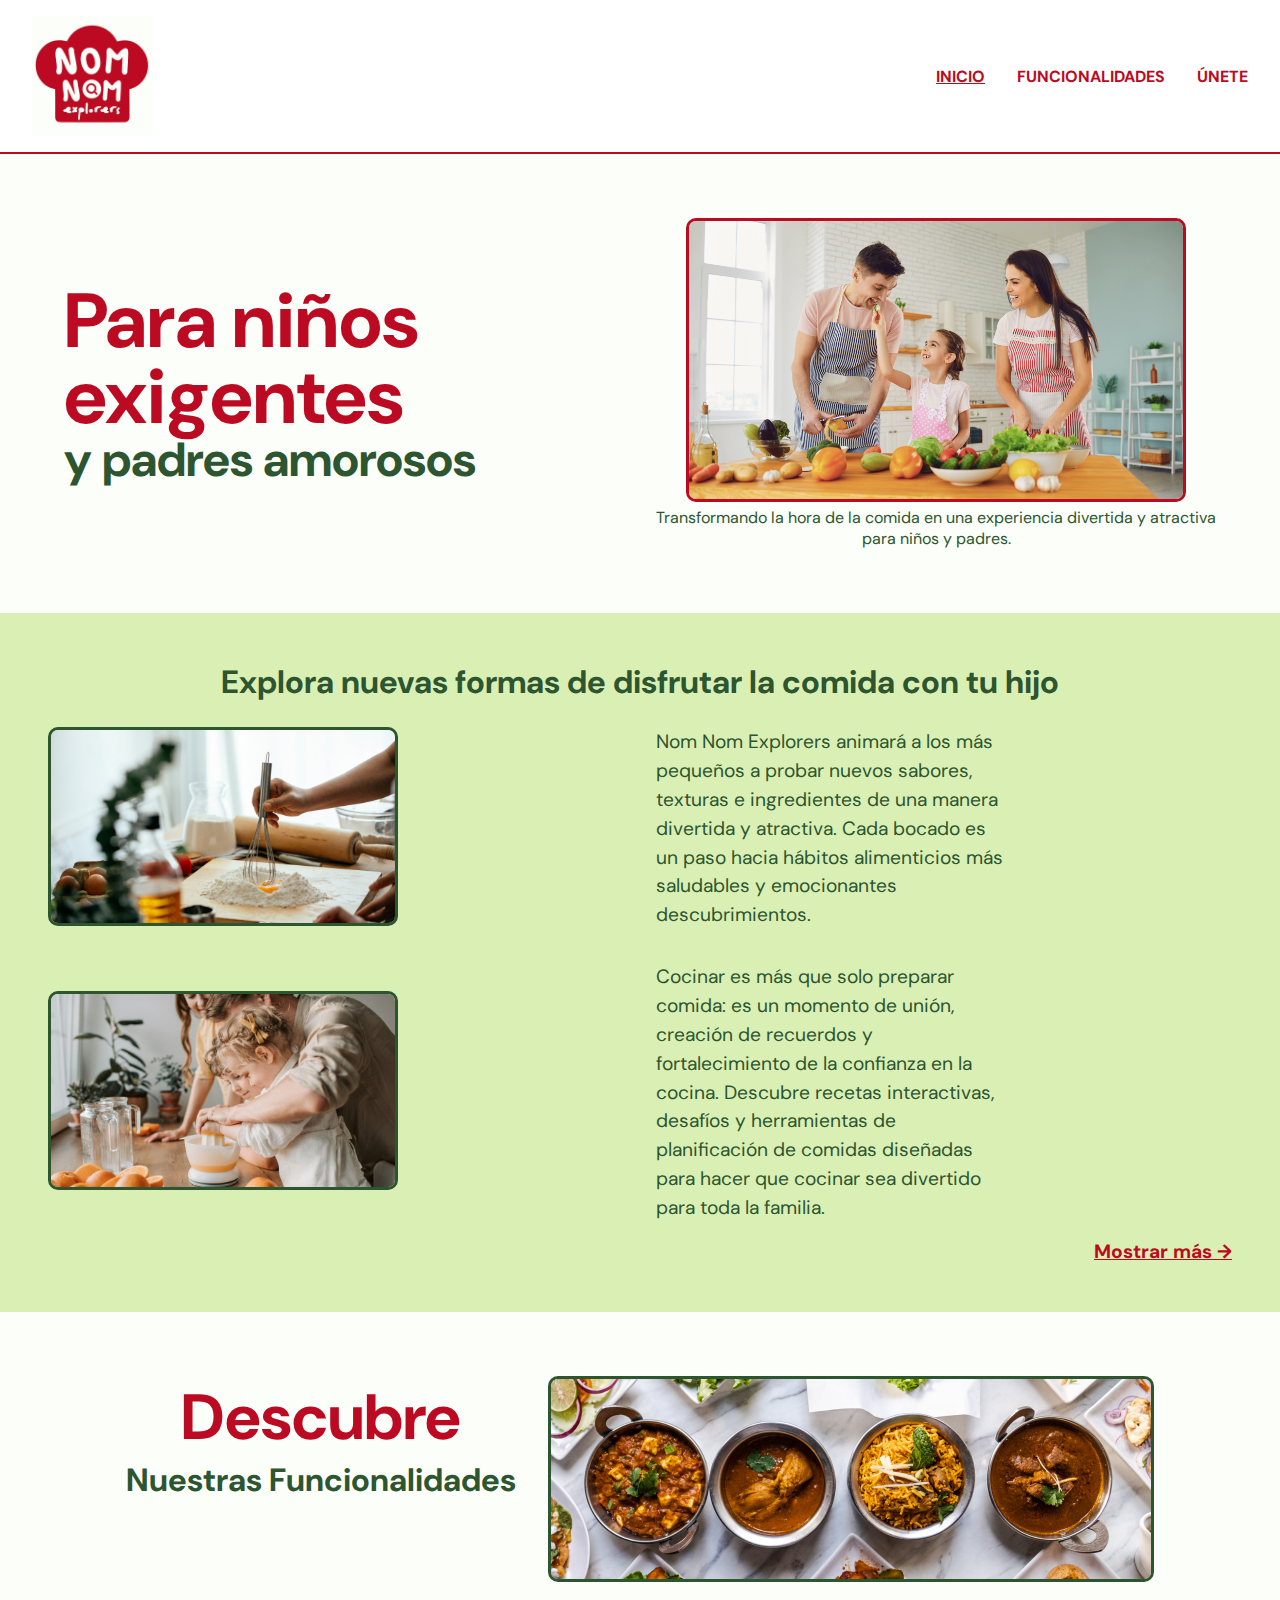
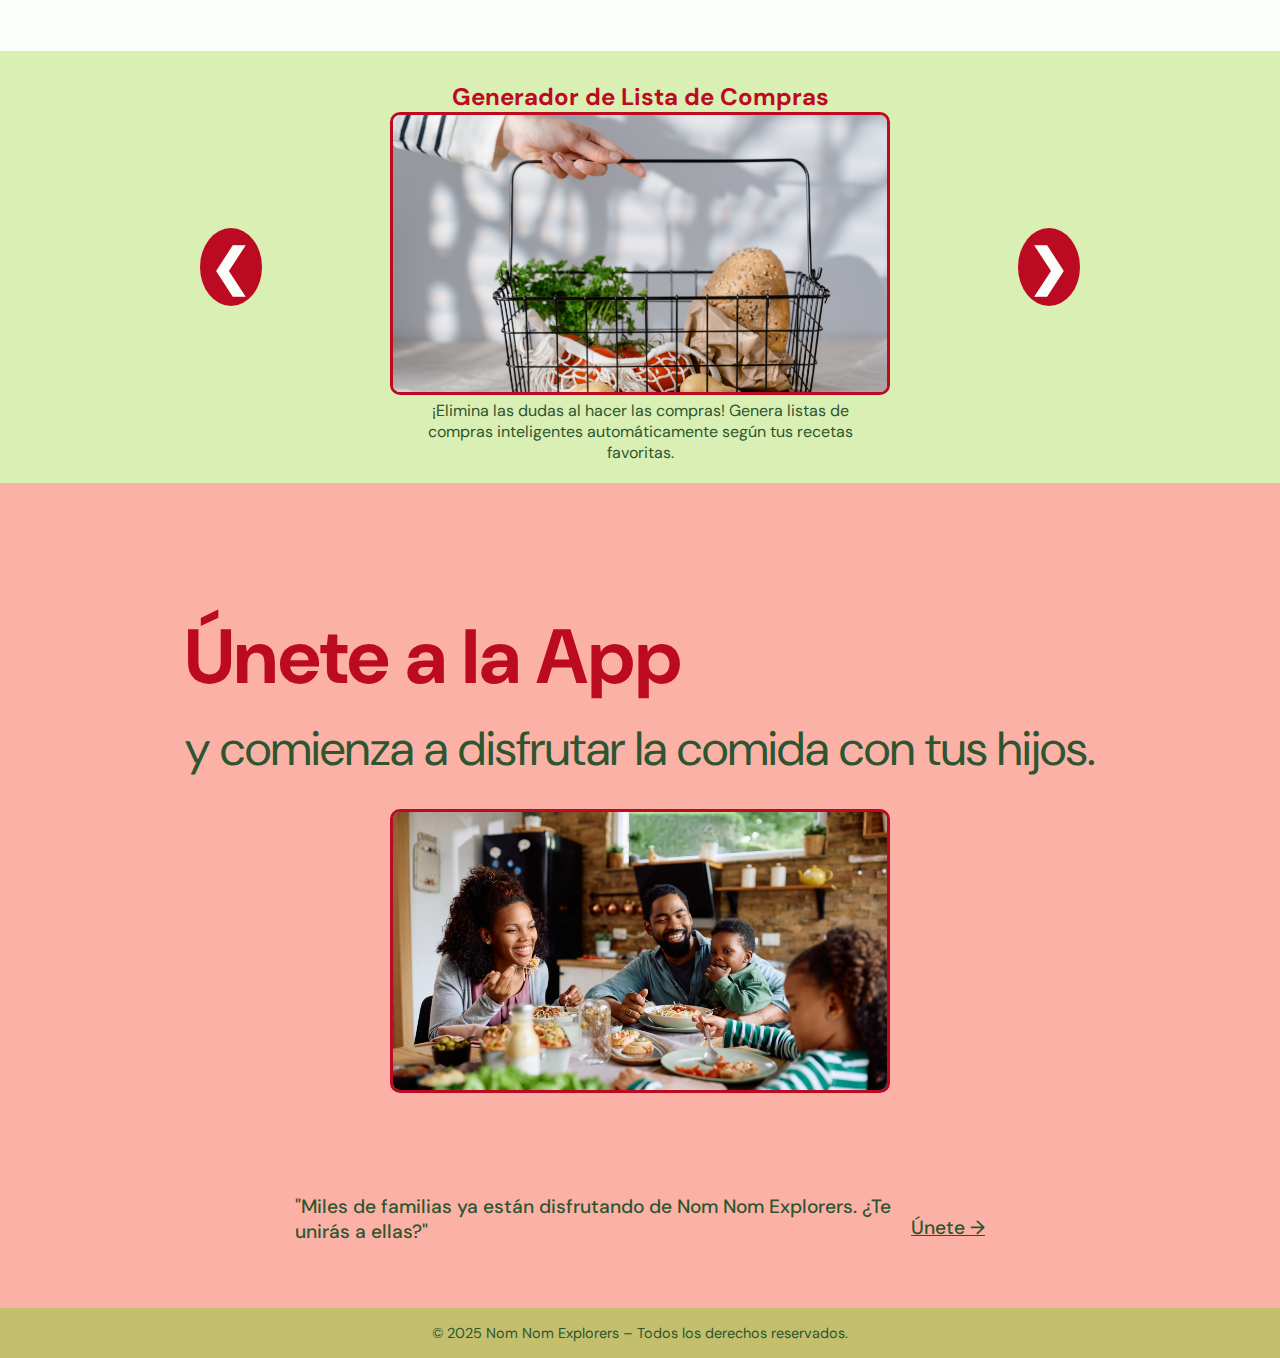
<file: index.html>
<!DOCTYPE html>
<html lang="es">
<head>
    <meta charset="UTF-8">
    <meta name="viewport" content="width=device-width, initial-scale=1.0">
    <link rel="preconnect" href="https://fonts.googleapis.com">
    <link rel="preconnect" href="https://fonts.gstatic.com" crossorigin>
    <link href="https://fonts.googleapis.com/css2?family=DM+Sans:ital,opsz,wght@0,9..40,100..1000;1,9..40,100..1000&display=swap" rel="stylesheet">
    <title>Nom Nom Explorers</title>
    <link rel="stylesheet" href="nomNomLanding.css">
    <script defer src="nomNomLanding.js"></script>
    <link rel="icon" type="image/png" href="img/Logo4.png">
</head>

<body>
    <!-- Botón flotante para volver arriba -->
    <button id="scrollToTop" class="scroll-to-top">↑</button>

    <!-- Barra de navegación -->
    <header class="navbar">
        <img src="img/Logo3.png" alt="Logo de Nom Nom Explorers" class="logo">
        <nav>
            <ul id="menu">
                <li><a href="#home" class="active">INICIO</a></li>
                <li><a href="#features">FUNCIONALIDADES</a></li>
                <li><a href="#join">ÚNETE</a></li>
            </ul>
        </nav>
        <div class="menu-icon" onclick="toggleMenu()">☰</div>
    </header>

    <!-- Sección Hero -->
    <section id="home" class="hero">
        <div class="hero-text">
            <h1>Para niños exigentes <span>y padres amorosos</span></h1>
        </div>
        <div class="hero-image">
            <img src="img/Food1.png" alt="Familia cocinando junta">
            <p>Transformando la hora de la comida en una experiencia divertida y atractiva para niños y padres.</p>
        </div>
    </section>

    <!-- Sección Mostrar Más -->
    <section class="show-more">
        <div class="text-box1">
            <h2>Explora nuevas formas de disfrutar la comida con tu hijo</h2>
        </div>
        <div class="show-more-content">
            <div class="text-box">
                <img src="img/Food6.png" alt="Niño cocinando">
            </div>
            <div class="text-box">
                <p>Nom Nom Explorers animará a los más pequeños a probar nuevos sabores, texturas e ingredientes de una manera divertida y atractiva. Cada bocado es un paso hacia hábitos alimenticios más saludables y emocionantes descubrimientos.</p>
            </div>
            <div class="text-box">
                <img src="img/Food5.png" alt="Niño cocinando">
            </div>
            <div class="text-box">
                <p>Cocinar es más que solo preparar comida: es un momento de unión, creación de recuerdos y fortalecimiento de la confianza en la cocina. Descubre recetas interactivas, desafíos y herramientas de planificación de comidas diseñadas para hacer que cocinar sea divertido para toda la familia.</p>
            </div>
        </div>
        <!-- Botón para cuando el proyecto esté listo -->
        <div class="text-box2">
            <p>Mostrar más → </p>
        </div>
    </section>

    <!-- Sección Funcionalidades -->
    <section id="features" class="features">
        <div class="features-title">
            <h2>Descubre <span>Nuestras Funcionalidades</span></h2> 
            <div class="features-box">
                <img src="img/FoodHeader.png" alt="Características de la App">
            </div>             
        </div>
        
        <!-- Contenedor del Carrusel -->
        <section class="carousel-background"> 
            <div class="carousel-container">
                <button class="prev-btn">❮</button>
                <div class="carousel">
                    <div class="carousel-item">
                        <h3>Generador de Lista de Compras</h3>
                        <img src="img/Food7.png" alt="Función de Lista de Compras">
                        <p>¡Elimina las dudas al hacer las compras! Genera listas de compras inteligentes automáticamente según tus recetas favoritas.</p>
                    </div>
                    <div class="carousel-item">
                        <h3>Generador de Menú Semanal</h3>
                        <img src="img/Food8.png" alt="Función de Menú Semanal">
                        <p>¡Planifica tus comidas sin esfuerzo! Obtén un menú semanal equilibrado y delicioso adaptado a las necesidades de tu familia.</p>
                    </div>
                    <div class="carousel-item">
                        <h3>Sous Chef - Asistente IA</h3>
                        <img src="img/Food2.png" alt="Asistente de Cocina IA">
                        <p>Recibe orientación paso a paso mientras cocinas, haciendo que la preparación de comidas sea sencilla y sin estrés.</p>
                    </div>
                    <div class="carousel-item">
                        <h3>Mapa de Exploración de Comida</h3>
                        <img src="img/Food9.png" alt="Mapa de Comida Global">
                        <p>Descubre cocinas de todo el mundo, ingredientes únicos y recetas divertidas.</p>
                    </div>
                    <div class="carousel-item">
                        <h3>Desafíos para Niños</h3>
                        <img src="img/Food11.png" alt="Desafíos de Comida para Niños">
                        <p>¡Haz que la hora de la comida sea divertida con desafíos interactivos! Desde búsqueda de colores en los alimentos hasta juegos de descubrimiento de ingredientes.</p>
                    </div>
                    <div class="carousel-item">
                        <h3>Opciones Saludables</h3>
                        <img src="img/Food14.png" alt="Opciones Saludables">
                        <p>¡Nutritivo, delicioso y fácil! Obtén ideas de comidas adaptadas a tu familia, asegurando una dieta balanceada y sabrosa.</p>
                    </div>
                    <div class="carousel-item">
                        <h3>Recetas para Alergias</h3>
                        <img src="img/Food12.png" alt="Recetas para Alergias">
                        <p>¡Seguro y delicioso! Encuentra recetas y planes de comidas adecuados para alergias alimentarias.</p>
                    </div>
                </div>
                <button class="next-btn">❯</button>
            </div>
        </section>
    </section>

    <!-- Sección Únete -->
    <section id="join" class="join-app">
        <div class="join-title">
            <div>
                <h2>Únete a la App</h2> 
                <p>y comienza a disfrutar la comida con tus hijos.</p>
            </div>
            <div class="join-box">
                <img src="img/Food19.png" alt="Plato Saludable">
            </div> 
        </div>
        <div class="join-call">
            <p>"Miles de familias ya están disfrutando de Nom Nom Explorers. ¿Te unirás a ellas?"</p>
            <!-- Botón para cuando el proyecto esté listo -->
            <div class="text-box2">
                <p>Únete → </p>
            </div>
        </div>
    </section>

    <footer>
        <p>© 2025 Nom Nom Explorers – Todos los derechos reservados.</p>
    </footer>
</body>
</html>
<script defer src="nomNomLanding.js"></script>
</file>
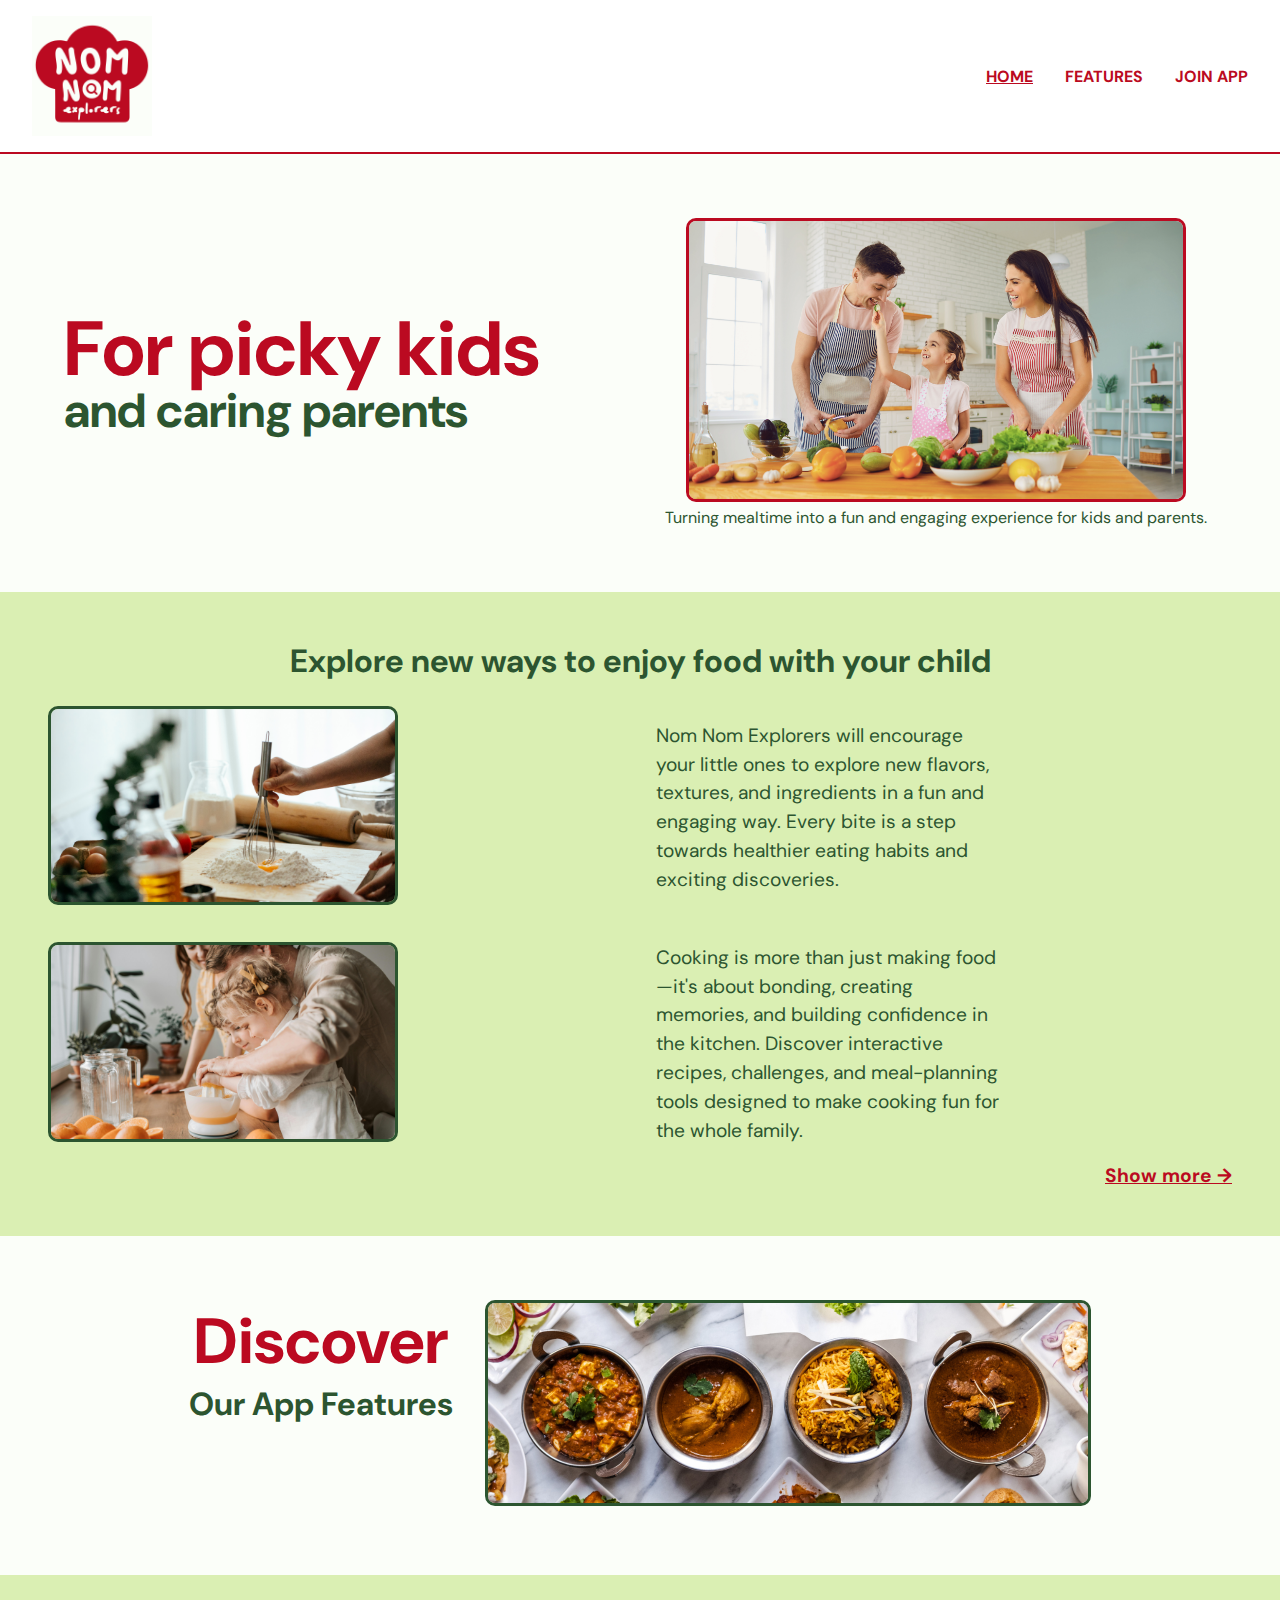
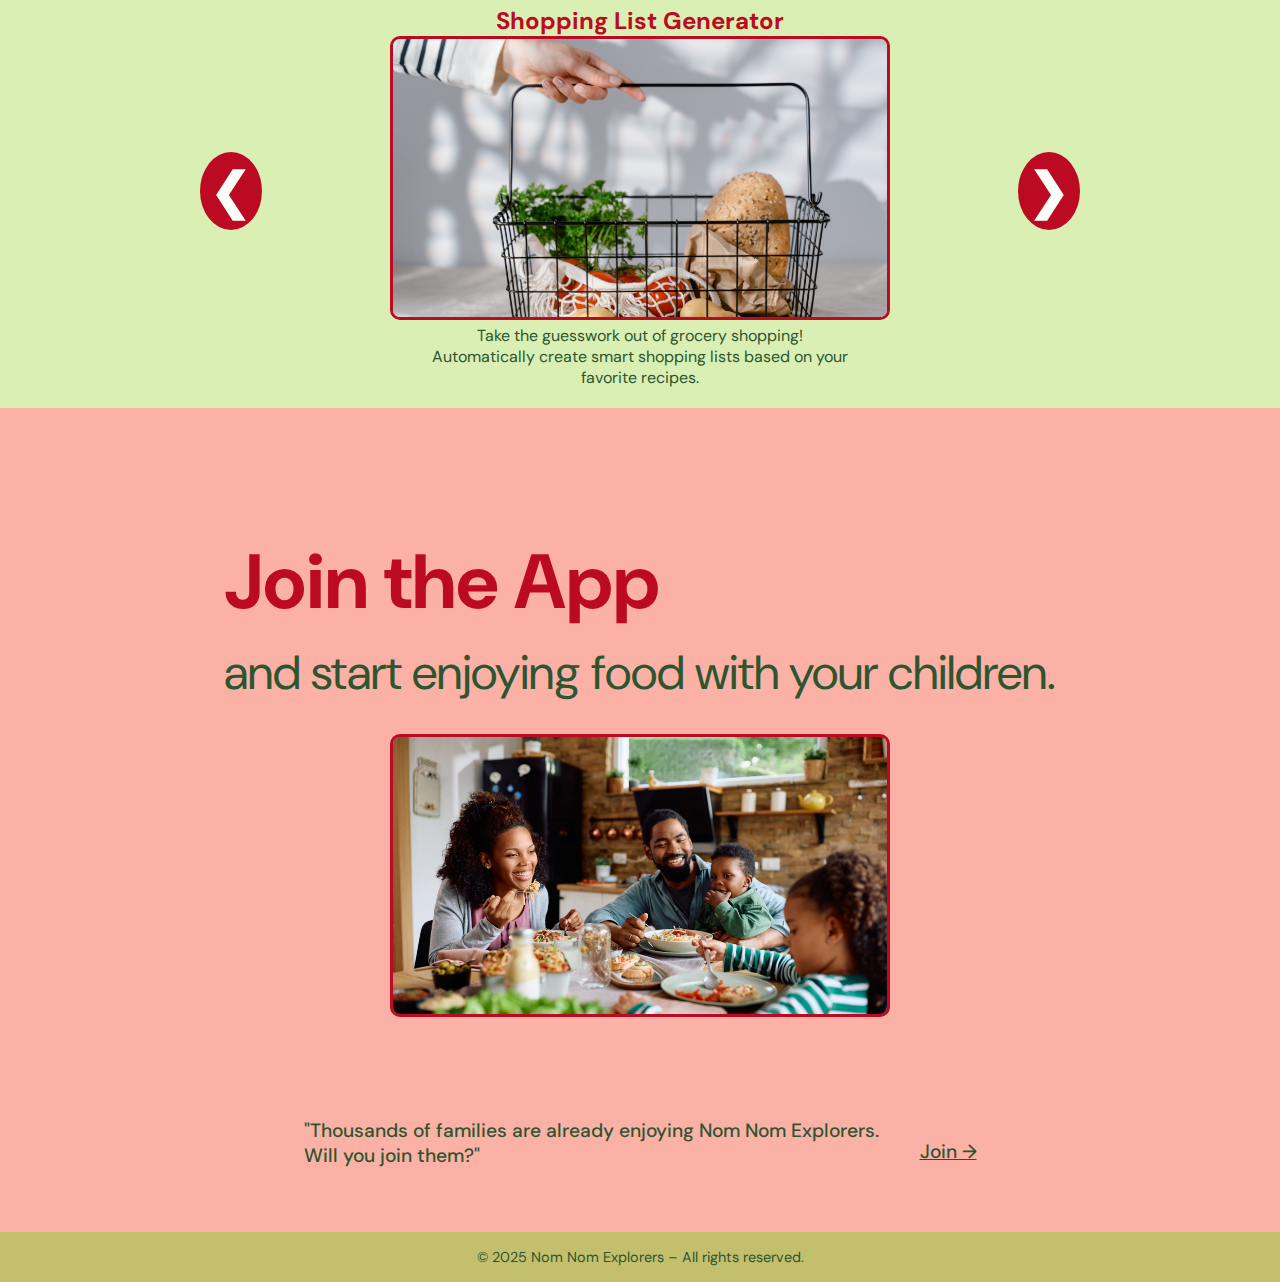
<file: nomNomLanding.html>
<!DOCTYPE html>
<html lang="en">
<head>
    <meta charset="UTF-8">
    <meta name="viewport" content="width=device-width, initial-scale=1.0">
    <link rel="preconnect" href="https://fonts.googleapis.com">
    <link rel="preconnect" href="https://fonts.gstatic.com" crossorigin>
    <link href="https://fonts.googleapis.com/css2?family=DM+Sans:ital,opsz,wght@0,9..40,100..1000;1,9..40,100..1000&display=swap" rel="stylesheet">
    <title>Nom Nom Explorers</title>
    <link rel="stylesheet" href="nomNomLanding.css">
    <script defer src="nomNomLanding.js"></script>
    <link rel="icon" type="image/png" href="img/Logo4.png">
</head>

<body>
    <!-- Floating Scroll to Top Button -->
    <button id="scrollToTop" class="scroll-to-top">↑</button>

    <!-- Navbar -->
    <header class="navbar">
        <img src="img/Logo3.png" alt="Nom Nom Explorers Logo" class="logo">
        <nav>
            <ul id="menu">
                <li><a href="#home" class="active">HOME</a></li>
                <li><a href="#features">FEATURES</a></li>
                <li><a href="#join">JOIN APP</a></li>
            </ul>
        </nav>
        <div class="menu-icon" onclick="toggleMenu()">☰</div>
    </header>

    <!-- Hero Section -->
    <section id="home" class="hero">
        <div class="hero-text">
            <h1>For picky kids <span>and caring parents</span></h1>
        </div>
        <div class="hero-image">
            <img src="img/Food1.png" alt="Family cooking together">
            <p>Turning mealtime into a fun and engaging experience for kids and parents.</p>
        </div>
    </section>

    <!-- Show More Section -->
    <section class="show-more">
        <div class="text-box1">
            <h2>Explore new ways to enjoy food with your child</h2>
        </div>
        <div class="show-more-content">
            <div class="text-box">
                <img src="img/Food6.png" alt="Kid cooking">
            </div>
            <div class="text-box">
                <p>Nom Nom Explorers will encourage your little ones to explore new flavors, textures, and ingredients in a fun and engaging way. Every bite is a step towards healthier eating habits and exciting discoveries.</p>
            </div>
            <div class="text-box">
                <img src="img/Food5.png" alt="Kid cooking">
            </div>
            <div class="text-box">
                <p>Cooking is more than just making food—it's about bonding, creating memories, and building confidence in the kitchen. Discover interactive recipes, challenges, and meal-planning tools designed to make cooking fun for the whole family.</p>
            </div>
        </div>
        <!--Boton para cuando el proyecto este hecho-->
        <div class="text-box2">
            <p>Show more → </p>
        </div>
    </section>

    <!-- Features Section -->
    <section id="features" class="features">
        <div class="features-title">
            <h2>Discover <span>Our App Features</span></h2> 
            <div class="features-box">
                <img src="img/FoodHeader.png" alt="App Features">
            </div>             
        </div>
        
        <!-- Carousel Container -->
        <section class="carousel-background"> 
            <div class="carousel-container">
                <button class="prev-btn">❮</button>
                <div class="carousel">
                    <div class="carousel-item">
                        <h3>Shopping List Generator</h3>
                        <img src="img/Food7.png" alt="Shopping List Feature">
                        <p>Take the guesswork out of grocery shopping! Automatically create smart shopping lists based on your favorite recipes.</p>
                    </div>
                    <div class="carousel-item">
                        <h3>Weekly Menu Generator</h3>
                        <img src="img/Food8.png" alt="Weekly Menu Feature">
                        <p>Plan your meals effortlessly! Get a balanced and delicious weekly menu tailored to your family's needs.</p>
                    </div>
                    <div class="carousel-item">
                        <h3>Sous Chef - AI Helper</h3>
                        <img src="img/Food2.png" alt="AI Cooking Assistant">
                        <p>Receive step-by-step guidance while cooking, making meal preparation smooth and stress-free.</p>
                    </div>
                    <div class="carousel-item">
                        <h3>Food Explorer Map</h3>
                        <img src="img/Food9.png" alt="Global Food Map">
                        <p>Discover global cuisines, unique ingredients, and fun new recipes from around the world.</p>
                    </div>
                    <div class="carousel-item">
                        <h3>Challenges for kids</h3>
                        <img src="img/Food11.png" alt="Global Food Map">
                        <p>Make mealtime fun with interactive challenges! From color-based food hunts to ingredient discovery games, encourage kids to try new foods while having a blast.</p>
                    </div>
                    <div class="carousel-item">
                        <h3>Healthy options</h3>
                        <img src="img/Food14.png" alt="Global Food Map">
                        <p>Nutritious, delicious, and easy! Get meal ideas tailored to your family's needs, ensuring a well-balanced diet that’s both wholesome and tasty.</p>
                    </div>
                    <div class="carousel-item">
                        <h3>Allergies Sensitive</h3>
                        <img src="img/Food12.png" alt="Global Food Map">
                        <p>Safe and scrumptious! Find allergy-friendly recipes and meal plans that cater to dietary restrictions, so everyone can enjoy food without worries.</p>
                    </div>
                </div>
                <button class="next-btn">❯</button>
            </div>
        </section>
    </section>

    <!-- Join App Section -->
    <section id="join" class="join-app">
        <div class="join-title">
            <div>
                <h2>Join the App </h2> 
                <p>and start enjoying food with your children.</p>
            </div>
            <div class="join-box">
                <img src="img/Food19.png" alt="Healthy Dish">
            </div> 
        </div>
        <div class="join-call">
            <p>"Thousands of families are already enjoying Nom Nom Explorers. Will you join them?"</p>
            <!--Boton para cuando el proyecto este hecho-->
            <div class="text-box2">
                <p>Join → </p>
            </div>
        </div>
    </section>

    <footer>
        <p>© 2025 Nom Nom Explorers – All rights reserved.</p>
    </footer>
</body>
</html>
<script defer src="nomNomLanding.js"></script>
</file>
<file: nomNomLanding.css>
/* Definición de Variables FONT*/
:root {
    --font-weight: 400; /* Puedes cambiar entre 100 y 1000 */
}

/* Clase Genérica para DM Sans */
.dm-sans {
    font-family: "DM Sans", sans-serif;
    font-optical-sizing: auto;
    font-weight: var(--font-weight);
    font-style: normal;
}

.dm-sans-light {
    --font-weight: 300;
}

.dm-sans-regular {
    --font-weight: 400;
}

.dm-sans-bold {
    --font-weight: 700;
}

.h1{
    --font-weight:700;
}

/* Definición de Variables COLORES */

:root {
    /* Paleta de colores principal */
    --primary-color: #bb0a21;   /* Rojo oscuro */
    --secondary-color: #2c5530; /* Verde oscuro */
    --accent-light: #daefb3;    /* Verde claro */
    --accent-pink: #fcb1a6;     /* Rosa pastel */
    --muted-gold: #c3bf6d;      /* Dorado apagado */

    /* Colores complementarios */
    --dark-burgundy: #8a0718;   /* Rojo vino profundo */
    --soft-olive: #6b8e23;      /* Verde oliva */
    --warm-beige: #f5e0c3;      /* Beige cálido */
    --soft-gray: #eaeaea;       /* Gris claro */
    --deep-brown: #5a3e2b;      /* Marrón oscuro */

    /* Colores de texto */
    --text-primary: var(--secondary-color);  /* Verde oscuro */
    --text-secondary: var(--primary-color);  /* Rojo oscuro */
    --text-muted: #6b6b6b;                   /* Gris oscuro */

    /* Colores de fondo */
    --background-light: #fbfef9;    /* Fondo claro */
    --background-dark: var(--secondary-color); /* Fondo oscuro */
    --background-accent: var(--accent-pink);   /* Fondo de secciones destacadas */

    /* Colores de bordes */
    --border-color: var(--muted-gold); /* Color de bordes */

    /* Colores de botones */
    --button-primary-bg: var(--primary-color);
    --button-primary-text: white;
    --button-secondary-bg: var(--secondary-color);
    --button-secondary-text: var(--accent-light);
}

/* Reset */
* {
    margin: 0;
    padding: 0;
    box-sizing: border-box;
}

/* Botón flotante "Volver Arriba" */
.scroll-to-top {
    position: fixed;
    bottom: 20px;
    right: 20px;
    width: 50px;
    height: 50px;
    background-color: var(--primary-color);
    color: white;
    border: none;
    border-radius: 50%;
    font-size: 24px;
    font-weight: bold;
    cursor: pointer;
    box-shadow: 0px 4px 6px rgba(0, 0, 0, 0.1);
    display: none; /* Oculto por defecto */
    justify-content: center;
    align-items: center;
    transition: opacity 0.3s ease, transform 0.3s ease;
}

/* Efecto al pasar el mouse */
.scroll-to-top:hover {
    background-color: var(--accent-pink);
    transform: scale(1.1);
}


/* Global Styles */
body {
    font-family: "DM Sans", sans-serif;
    background-color: var(--background-light);
    color: var(--text-primary);
}

/* Navbar */
.navbar {
    display: flex;
    justify-content: space-between;
    align-items: center;
    padding: 1rem 2rem;
    background: white;
    border-bottom: 2px solid var(--primary-color);
    position: relative;
}

/* Logo */
.logo {
    width: 120px;
}

/* Navigation Menu */
nav {
    flex-grow: 1;
}

nav ul {
    list-style: none;
    display: flex;
    gap: 2rem;
    justify-content: flex-end;
    margin: 0;
    padding: 0;
}

nav ul li a {
    text-decoration: none;
    font-weight: bold;
    color: var(--primary-color);
    text-transform: uppercase;
}

nav ul li a.active,
nav ul li a:hover {
    text-decoration: underline;
}

/* Hamburger Menu (Hidden by Default) */
.menu-icon {
    font-size: 1.8rem;
    display: none;
    cursor: pointer;
}

/* Mobile Styles */
@media screen and (max-width: 768px) {
    .navbar {
        flex-direction: row;
        align-items: center;
    }

    /* Show Hamburger Icon */
    .menu-icon {
        display: block;
    }

    /* Hide Nav Menu Initially */
    nav ul {
        display: none;
        flex-direction: column;
        position: absolute;
        top: 100%;
        right: 0;
        width: 100%;
        background: white;
        padding: 1rem;
        border-top: 2px solid var(--primary-color);
    }

    /* Show Menu When Active */
    nav ul.show {
        display: flex;
    }

    /* Make menu items take full width */
    nav ul li {
        text-align: center;
        padding: 10px 0;
    }
}

/* Hero Section */
.hero {
    display: flex;
    justify-content: space-between;
    align-items: center;
    padding: 4rem;
    gap: 2rem; /* Add spacing between text and image */
}

/* Hero Text */
.hero-text {
    flex: 1; /* Allow text to take up available space */
    text-align: left;
}

/* Make headings responsive using clamp() */
.hero-text h1 {
    font-size: clamp(2.5rem, 6vw, 6rem); /* Scales between 2.5rem and 6rem */
    color: var(--primary-color);
    line-height: 1;
}

.hero-text h1 span {
    font-size: clamp(1.5rem, 4vw, 3rem);
    color: var(--text-primary);
    line-height: 1;
    display: block;
}

/* Hero Image */
.hero-image {
    flex: 1;
    text-align: center; /* Center the image */
}

.hero-image img {
    width: 100%;
    max-width: 500px; /* Prevents excessive stretching */
    border: 3px solid var(--primary-color);
    border-radius: 10px;
}

/* Responsive Adjustments */
@media screen and (max-width: 768px) {
    .hero {
        flex-direction: column; /* Stack items vertically */
        text-align: center;
        padding: 2rem;
    }

    .hero-text {
        text-align: center;
    }

    .hero-image img {
        max-width: 80%; /* Adjust image size for smaller screens */
    }
}


/* Show More Section */
.show-more {
    background-color: var(--accent-light);
    padding: 3rem;
    text-align: center;
}

.show-more h2 {
    color: var(--text-primary);
    font-size: clamp(1.5rem, 4vw, 2rem); /* Responsive font size */
    font-weight: bold;
    margin-bottom: 1.5rem;
}

/* Show More Content Grid */
.show-more-content {
    display: grid;
    grid-template-columns: repeat(2, 1fr); /* Two columns by default */
    gap: 2rem;
    justify-content: center;
    align-items: center;
}

/* Adjust the text boxes */
.text-box {
    max-width: 350px;
    text-align: left;
}

.text-box img {
    width: 100%;
    border-radius: 10px;
    border: 3px solid var(--text-primary);
}

.text-box p {
    color: var(--text-primary);
    font-size: clamp(1rem, 2vw, 1.2rem); /* Responsive text */
    line-height: 1.5;
}

/* Button/Text Box for "Show More" */
.text-box2 {
    max-width: 100%;
    text-align: right;
    margin-top: 1rem;
    font-weight: bold;
}

/* Responsive Adjustments */
@media screen and (max-width: 768px) {
    .show-more-content {
        grid-template-columns: 1fr; /* Stack content vertically */
        text-align: center;
    }

    .text-box {
        max-width: 100%;
        text-align: center;
    }

    .text-box2 {
        text-align: center;
    }
}


/* Features Section */
.features {
    text-align: center;
}

.features-title{
    display: flex;
    padding: 4rem 2rem;
    gap: 2rem;
    justify-content: center;
}

.features h2 {
    font-size: 4rem;
    color: var(--primary-color);
}

.features h2 span {
    font-size: 2rem;
    color: var(--text-primary);
    display: block; 

}

.features-box {
    max-width: 50%;
    text-align: left;
}

.features-box img {
    width: 100%;
    border-radius: 10px;
    border: 3px solid ;
}

/* Carousel Styling */
.carousel-background{
    background-color: var(--accent-light);

}
.carousel-container {
    position: relative;
    width: 90%;
    max-width: 900px;
    margin: auto;
    overflow: hidden;
    display: flex;
    align-items: center;
}

.carousel {
    display: flex;
    transition: transform 0.5s ease-in-out;
    width: 100%;

}

.carousel-item {
    min-width: 100%;
    text-align: center;
    background: var(--background-light);
    padding: 20px;
    border-radius: 10px;
    background-color: var(--accent-light);

}

.carousel-item img {
    width: 100%;
    max-width: 500px;
    border-radius: 10px;
    border: 3px solid var(--primary-color);
}


.carousel-item h3 {
    font-size: 1.5rem;
    color: var(--primary-color);
    margin-top: 10px;
}

.carousel-item p {
    width: 50%; /* Keep this if you want it to be narrower */
    margin: 0 auto; /* Centers it horizontally */
    text-align: center; /* Ensures text is centered */
    font-size: 1rem;
    color: var(--text-primary);
}

/* Carousel Buttons - Default (Desktop) */
.prev-btn,
.next-btn {
    position: absolute;
    top: 50%;
    transform: translateY(-50%);
    background: var(--primary-color);
    color: var(--background-light);
    border: none;
    padding: 10px;
    font-size: 50px;  /* Too big for mobile! */
    cursor: pointer;
    border-radius: 50%;
    transition: background 0.3s;
    z-index: 10; /* Ensure buttons are above the carousel */
}

/* Hover Effect */
.prev-btn:hover,
.next-btn:hover {
    background: var(--accent-pink);
}

/* Positioning */
.prev-btn {
    left: 10px;
}

.next-btn {
    right: 10px;
}

/* Responsive Adjustments */
@media screen and (max-width: 1024px) {
    .prev-btn, .next-btn {
        font-size: 35px; /* Reduce size on tablets */
        padding: 8px;
    }
}

@media screen and (max-width: 768px) {
    .prev-btn, .next-btn {
        font-size: 25px; /* Reduce size further on mobile */
        padding: 6px;
    }
}

@media screen and (max-width: 480px) {
    .prev-btn, .next-btn {
        font-size: 20px; /* Smallest size for very small screens */
        padding: 4px;
    }
}


/* Join App Section */
.join-app {
    padding: 4rem;
    display: flex;
    flex-direction: column;
    align-items: center;
    text-align: center;
    background-color: var(--accent-pink);
}

/* Join Title */
.join-title {
    display: flex;
    flex-wrap: wrap;
    padding: 4rem 2rem;
    gap: 2rem;
    justify-content: center;
    align-items: center;
    text-align: left;
    width: 100%;
}

/* Heading Styles */
.join-title h2 {
    font-size: clamp(2.5rem, 6vw, 6rem); /* Responsive text */
    color: var(--primary-color);
    line-height: 1.2;
    margin-bottom: 1rem;
}

.join-title p {
    font-size: clamp(1.5rem, 4vw, 3rem);
    color: var(--secondary-color);
    line-height: 1.2;
}

/* Join Box - Image */
.join-box {
    width: 50%;
    text-align: center;
}

.join-box img {
    width: 100%;
    max-width: 500px;
    border-radius: 10px;
    border: 3px solid var(--primary-color);
}

/* Join Call */
.join-call {
    display: flex;
    align-items: center;
    gap: 1rem;
    margin-top: 2rem;
    text-align: left;
}

/* Join Call Text */
.join-call p {
    font-size: clamp(1rem, 2vw, 1.2rem);
    font-weight: 500;
    color: var(--text-primary);
    max-width: 600px;
}

/* Join Call Image */
.join-call img {
    width: 150px;
    border-radius: 10px;
    border: 3px solid var(--primary-color);
}

/* Join Button */
.text-box2 {
    font-size: 1.2rem;
    font-weight: bold;
    color: var(--primary-color);
    cursor: pointer;
    text-decoration: underline;
    transition: color 0.3s;
}

.text-box2:hover {
    color: var(--dark-burgundy);
}

/*  Responsive Adjustments */
@media screen and (max-width: 768px) {
    .join-title {
        flex-direction: column;
        text-align: center;
    }

    .join-box {
        width: 100%;
    }

    .join-call {
        flex-direction: column;
        text-align: center;
    }

    .join-call img {
        width: 120px; /* Make the image smaller on mobile */
    }
}


/* Footer */
footer {
    background: var(--muted-gold);
    text-align: center;
    padding: 1rem;
    font-size: 0.9rem;
}

/* Buttons */
button {
    padding: 10px 20px;
    border: none;
    font-size: 16px;
    font-weight: bold;
    cursor: pointer;
    border-radius: 5px;
    transition: background 0.3s ease;
}

button.primary {
    background-color: var(--button-primary-bg);
    color: var(--button-primary-text);
}

button.primary:hover {
    background-color: var(--accent-pink);
}

button.secondary {
    background-color: var(--button-secondary-bg);
    color: var(--button-secondary-text);
}

button.secondary:hover {
    background-color: var(--soft-olive);
}
</file>
